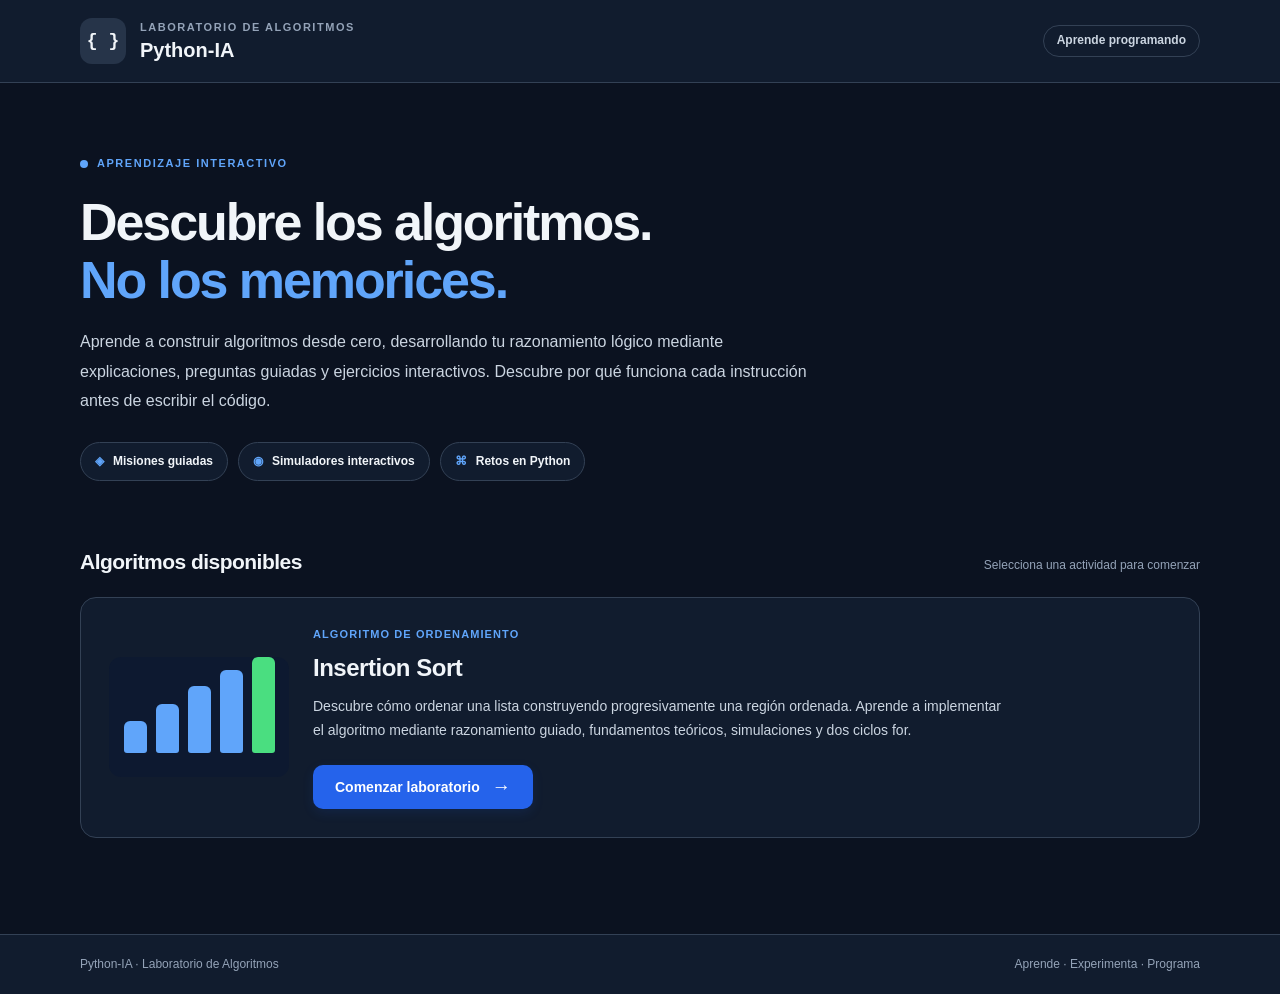
<file: docs/index.html>
<!DOCTYPE html>
<html lang="es">
<head>
    <meta charset="UTF-8">

    <meta
        name="viewport"
        content="width=device-width, initial-scale=1.0"
    >

    <meta
        name="description"
        content="Aprende algoritmos de programación mediante actividades interactivas, simuladores y retos en Python."
    >

    <meta name="theme-color" content="#0b1220">

    <title>Laboratorio de Algoritmos | Python-IA</title>

    <link rel="stylesheet" href="./style.css">
</head>

<body>

    <!-- Encabezado principal -->
    <header class="header">
        <div class="header-inner">

            <div class="brand">
                <div class="brand-icon" aria-hidden="true">
                    { }
                </div>

                <div class="brand-content">
                    <span class="eyebrow">
                        LABORATORIO DE ALGORITMOS
                    </span>

                    <p class="brand-title">
                        Python-IA
                    </p>
                </div>
            </div>

            <span class="header-tag">
                Aprende programando
            </span>

        </div>
    </header>

    <main>

        <!-- Presentación -->
        <section class="hero" aria-labelledby="hero-title">

            <div class="section-kicker">
                APRENDIZAJE INTERACTIVO
            </div>

            <h1 id="hero-title">
                Descubre los algoritmos.
                <br>
                <span>No los memorices.</span>
            </h1>

            <p class="lead">
                Aprende a construir algoritmos desde cero,
                desarrollando tu razonamiento lógico mediante
                explicaciones, preguntas guiadas y ejercicios
                interactivos.

                Descubre por qué funciona cada instrucción
                antes de escribir el código.
            </p>

            <!-- Características del laboratorio -->
            <div class="features">

                <span class="feature">
                    <span class="feature-symbol" aria-hidden="true">
                        ◈
                    </span>
                    Misiones guiadas
                </span>

                <span class="feature">
                    <span class="feature-symbol" aria-hidden="true">
                        ◉
                    </span>
                    Simuladores interactivos
                </span>

                <span class="feature">
                    <span class="feature-symbol" aria-hidden="true">
                        ⌘
                    </span>
                    Retos en Python
                </span>

            </div>

        </section>

        <!-- Catálogo de algoritmos -->
        <section
            class="activities"
            aria-labelledby="activities-title"
        >

            <div class="section-heading">
                <h2 id="activities-title">
                    Algoritmos disponibles
                </h2>

                <p>
                    Selecciona una actividad para comenzar
                </p>
            </div>

            <!-- Tarjeta de Insertion Sort -->
            <a
                class="course-card"
                href="./algorithms/insertion-sort/"
                aria-label="Comenzar laboratorio de Insertion Sort"
            >

                <!-- Visualización decorativa -->
                <div class="course-visual" aria-hidden="true">
                    <div class="bar"></div>
                    <div class="bar"></div>
                    <div class="bar"></div>
                    <div class="bar"></div>
                    <div class="bar"></div>
                </div>

                <!-- Información de la actividad -->
                <div class="course-body">

                    <span class="course-label">
                        ALGORITMO DE ORDENAMIENTO
                    </span>

                    <h3>
                        Insertion Sort
                    </h3>

                    <p>
                        Descubre cómo ordenar una lista
                        construyendo progresivamente una
                        región ordenada.

                        Aprende a implementar el algoritmo
                        mediante razonamiento guiado,
                        fundamentos teóricos, simulaciones
                        y dos ciclos for.
                    </p>

                    <!--
                        Botón visual:
                        La tarjeta completa es un enlace.
                        Por eso utilizamos un span y no
                        un botón dentro de otro enlace.
                    -->
                    <span class="course-button">
                        Comenzar laboratorio

                        <span
                            class="course-button-arrow"
                            aria-hidden="true"
                        >
                            →
                        </span>
                    </span>

                </div>

            </a>

        </section>

    </main>

    <!-- Pie de página -->
    <footer class="footer">
        <div class="footer-inner">

            <p>
                Python-IA · Laboratorio de Algoritmos
            </p>

            <p>
                Aprende · Experimenta · Programa
            </p>

        </div>
    </footer>

</body>
</html>
</file>
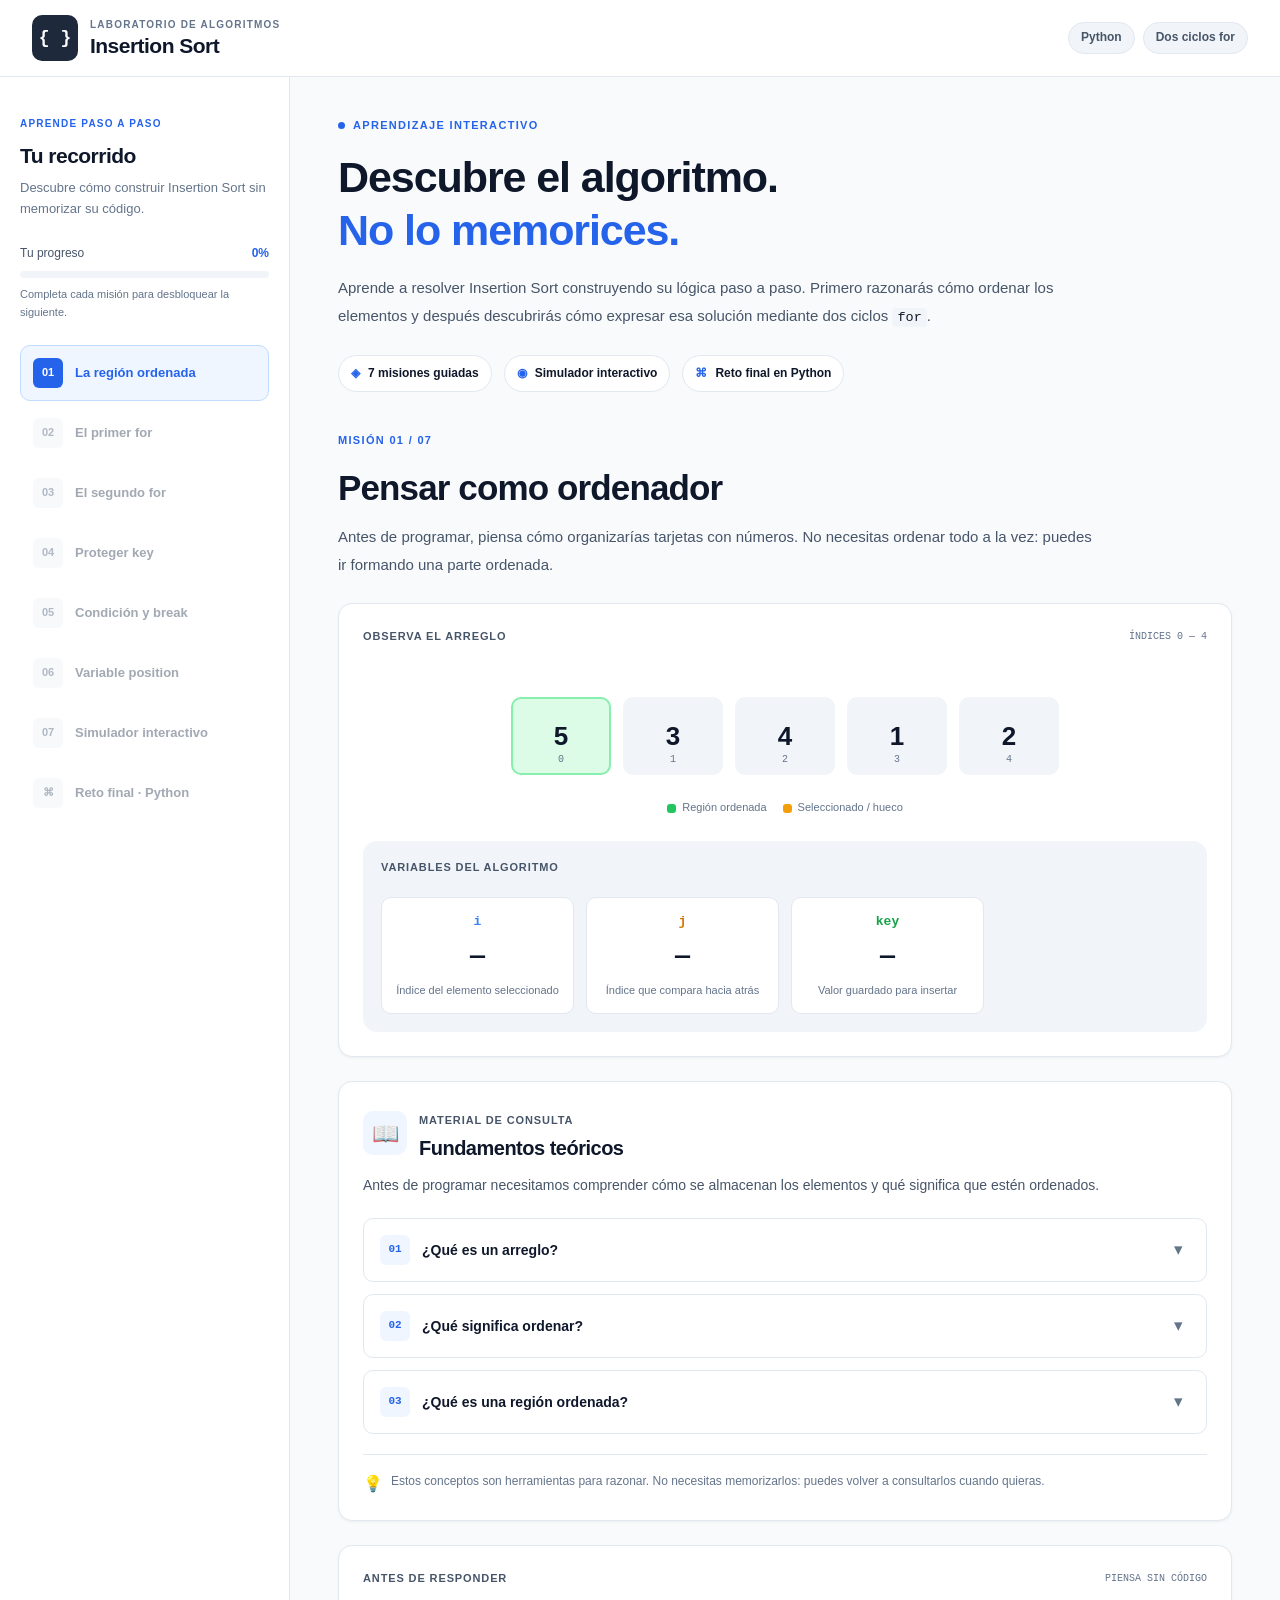
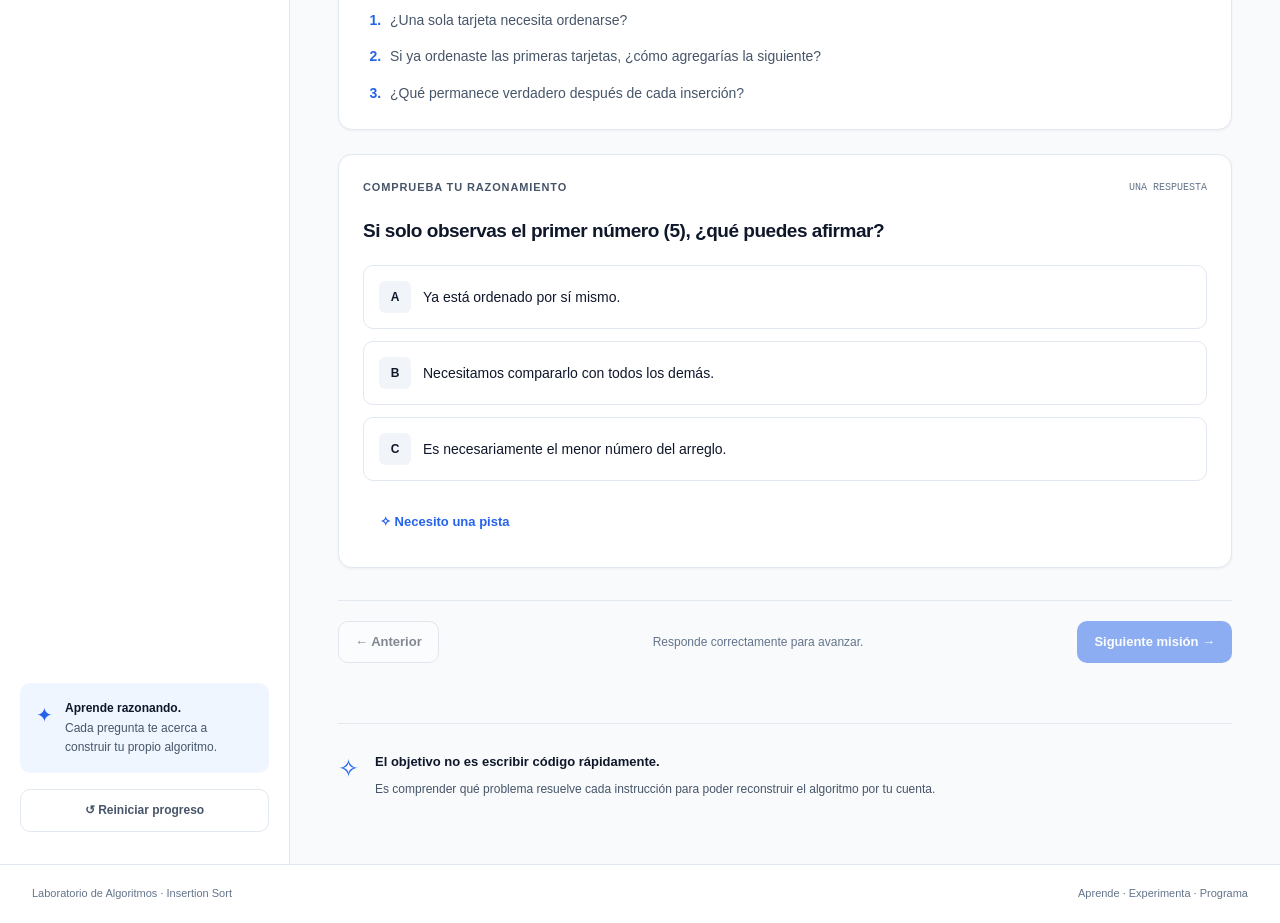
<file: docs/algorithms/insertion-sort/index.html>
<!DOCTYPE html>
<html lang="es">
<head>
    <meta charset="UTF-8">

    <meta
        name="viewport"
        content="width=device-width, initial-scale=1.0"
    >

    <meta
        name="description"
        content="Laboratorio interactivo para aprender Insertion Sort en Python mediante razonamiento guiado y dos ciclos for."
    >

    <meta name="theme-color" content="#0f172a">

    <title>
        Insertion Sort | Laboratorio de Algoritmos
    </title>

    <!-- Hoja de estilos -->
    <link rel="stylesheet" href="./style.css">

    <!-- Lógica de la aplicación -->
    <script src="./script.js" defer></script>
</head>

<body>

    <!-- ==========================================
         ACCESIBILIDAD
         ========================================== -->

    <a class="skip-link" href="#mission-view">
        Saltar al contenido principal
    </a>


    <!-- ==========================================
         ENCABEZADO PRINCIPAL
         ========================================== -->

    <header class="site-header">

        <div class="header-inner">

            <div class="brand">

                <div
                    class="brand-icon"
                    aria-hidden="true"
                >
                    { }
                </div>

                <div class="brand-content">

                    <span class="brand-eyebrow">
                        LABORATORIO DE ALGORITMOS
                    </span>

                    <h1 class="brand-title">
                        Insertion Sort
                    </h1>

                </div>

            </div>

            <div class="header-actions">

                <span class="header-badge">
                    Python
                </span>

                <span class="header-badge">
                    Dos ciclos for
                </span>

            </div>

        </div>

    </header>


    <!-- ==========================================
         CONTENIDO DE LA APLICACIÓN
         ========================================== -->

    <div class="app-layout">


        <!-- ======================================
             BARRA LATERAL
             ====================================== -->

        <aside
            class="sidebar"
            aria-label="Navegación del laboratorio"
        >

            <div class="sidebar-heading">

                <span class="sidebar-eyebrow">
                    APRENDE PASO A PASO
                </span>

                <h2>
                    Tu recorrido
                </h2>

                <p>
                    Descubre cómo construir Insertion
                    Sort sin memorizar su código.
                </p>

            </div>


            <!-- Progreso del alumno -->

            <section
                class="progress-section"
                aria-label="Progreso de aprendizaje"
            >

                <div class="progress-heading">

                    <span>
                        Tu progreso
                    </span>

                    <strong
                        id="progress-percent"
                        aria-live="polite"
                    >
                        0%
                    </strong>

                </div>

                <div
                    class="progress-track"
                    role="progressbar"
                    aria-label="Misiones completadas"
                    aria-valuemin="0"
                    aria-valuemax="100"
                >

                    <div
                        id="progress-fill"
                        class="progress-fill"
                        style="width: 0%"
                    ></div>

                </div>

                <p class="progress-description">
                    Completa cada misión para
                    desbloquear la siguiente.
                </p>

            </section>


            <!--
                El script.js genera los botones
                de navegación de forma dinámica.

                Contiene:
                - Misión 1
                - Misión 2
                - Misión 3
                - Misión 4
                - Misión 5
                - Misión 6
                - Misión 7
                - Reto final
            -->

            <nav
                id="mission-nav"
                class="mission-nav"
                aria-label="Misiones disponibles"
            >

                <p class="loading-message">
                    Cargando misiones...
                </p>

            </nav>


            <!-- Información y acciones -->

            <div class="sidebar-footer">

                <div class="sidebar-tip">

                    <span
                        class="tip-icon"
                        aria-hidden="true"
                    >
                        ✦
                    </span>

                    <p>
                        <strong>
                            Aprende razonando.
                        </strong>

                        Cada pregunta te acerca
                        a construir tu propio
                        algoritmo.
                    </p>

                </div>

                <button
                    id="reset-progress"
                    class="reset-button"
                    type="button"
                >
                    <span aria-hidden="true">
                        ↺
                    </span>

                    Reiniciar progreso
                </button>

            </div>

        </aside>


        <!-- ======================================
             ÁREA PRINCIPAL
             ====================================== -->

        <main
            class="workspace"
            id="main-content"
        >

            <!-- Introducción al laboratorio -->

            <section
                class="workspace-intro"
                aria-labelledby="lab-heading"
            >

                <div class="intro-eyebrow">

                    <span class="eyebrow-dot"></span>

                    APRENDIZAJE INTERACTIVO

                </div>

                <h2 id="lab-heading">
                    Descubre el algoritmo.
                    <span>
                        No lo memorices.
                    </span>
                </h2>

                <p>
                    Aprende a resolver Insertion Sort
                    construyendo su lógica paso a paso.

                    Primero razonarás cómo ordenar
                    los elementos y después descubrirás
                    cómo expresar esa solución mediante
                    dos ciclos
                    <code>for</code>.
                </p>


                <!-- Características -->

                <div class="intro-features">

                    <div class="feature-item">

                        <span
                            class="feature-icon"
                            aria-hidden="true"
                        >
                            ◈
                        </span>

                        <span>
                            7 misiones guiadas
                        </span>

                    </div>

                    <div class="feature-item">

                        <span
                            class="feature-icon"
                            aria-hidden="true"
                        >
                            ◉
                        </span>

                        <span>
                            Simulador interactivo
                        </span>

                    </div>

                    <div class="feature-item">

                        <span
                            class="feature-icon"
                            aria-hidden="true"
                        >
                            ⌘
                        </span>

                        <span>
                            Reto final en Python
                        </span>

                    </div>

                </div>

            </section>


            <!-- ==================================
                 CONTENEDOR DE LAS MISIONES
                 ================================== -->

            <section
                id="mission-view"
                class="main-panel"
                aria-label="Actividad de aprendizaje"
                aria-live="polite"
                aria-relevant="additions text"
                tabindex="-1"
            >

                <!--
                    script.js renderiza aquí:

                    1. Título y explicación de misión.
                    2. Diagrama del arreglo.
                    3. Preguntas de razonamiento.
                    4. Opciones de respuesta.
                    5. Pistas y retroalimentación.
                    6. Simulador de Insertion Sort.
                    7. Editor de código Python.
                    8. Resultados de pruebas.

                    El contenido se genera
                    mediante renderMission()
                    o renderChallenge().
                -->

                <div class="initial-loading">

                    <div
                        class="loading-spinner"
                        aria-hidden="true"
                    ></div>

                    <p>
                        Preparando tu laboratorio...
                    </p>

                </div>

            </section>


            <!-- Mensaje pedagógico -->

            <section
                class="learning-footer"
                aria-label="Objetivo de aprendizaje"
            >

                <div
                    class="learning-footer-icon"
                    aria-hidden="true"
                >
                    ✧
                </div>

                <div>

                    <strong>
                        El objetivo no es escribir
                        código rápidamente.
                    </strong>

                    <p>
                        Es comprender qué problema
                        resuelve cada instrucción
                        para poder reconstruir
                        el algoritmo por tu cuenta.
                    </p>

                </div>

            </section>

        </main>

    </div>


    <!-- ==========================================
         DIÁLOGO PARA REINICIAR PROGRESO
         ========================================== -->

    <dialog
        id="reset-dialog"
        class="reset-dialog"
        aria-labelledby="reset-dialog-title"
        aria-describedby="reset-dialog-description"
    >

        <form method="dialog">

            <div class="dialog-icon" aria-hidden="true">
                ↺
            </div>

            <h2 id="reset-dialog-title">
                ¿Reiniciar el laboratorio?
            </h2>

            <p id="reset-dialog-description">
                Se eliminará el progreso de
                las misiones y se restaurará
                el código inicial.

                Esta acción no se puede deshacer.
            </p>

            <div class="dialog-actions">

                <button
                    type="submit"
                    class="btn btn-outline"
                    value="cancel"
                >
                    Conservar progreso
                </button>

                <button
                    type="submit"
                    class="btn btn-danger"
                    value="confirm"
                >
                    Reiniciar actividad
                </button>

            </div>

        </form>

    </dialog>


    <!-- ==========================================
         PIE DE PÁGINA
         ========================================== -->

    <footer class="site-footer">

        <div class="footer-inner">

            <p>
                Laboratorio de Algoritmos
                · Insertion Sort
            </p>

            <p>
                Aprende · Experimenta · Programa
            </p>

        </div>

    </footer>

</body>
</html>
</file>
<file: docs/style.css>
/* ============================================================
   PYTHON-IA · LABORATORIO DE ALGORITMOS
   Página principal

   01. Design tokens
   02. Reset y estilos globales
   03. Layout y encabezado
   04. Presentación
   05. Características
   06. Catálogo de algoritmos
   07. Tarjetas y botones
   08. Footer
   09. Responsive
   10. Accesibilidad
   ============================================================ */


/* ============================================================
   01. DESIGN TOKENS
   ============================================================ */

:root {
    color-scheme: dark;

    /* Fondos */
    --background: #0b1220;
    --surface: #111c2e;
    --surface-raised: #172840;
    --surface-visual: #0d1930;

    /* Bordes */
    --border: #334155;

    /* Texto */
    --text: #f1f5f9;
    --muted: #cbd5e1;
    --subtle: #94a3b8;

    /* Colores de interacción */
    --accent: #60a5fa;
    --accent-strong: #2563eb;
    --accent-hover: #1d4ed8;
    --success: #4ade80;

    /* Layout */
    --content-width: 1120px;
    --radius: 16px;

    /* Transiciones */
    --transition-fast: 180ms ease;

    /* Tipografía */
    --font-family:
        -apple-system,
        BlinkMacSystemFont,
        "Segoe UI",
        Roboto,
        Helvetica,
        Arial,
        sans-serif;

    --font-mono:
        "SFMono-Regular",
        Consolas,
        "Liberation Mono",
        monospace;
}


/* ============================================================
   02. RESET Y ESTILOS GLOBALES
   ============================================================ */

*,
*::before,
*::after {
    box-sizing: border-box;
}

html {
    scroll-behavior: smooth;
}

body {
    display: flex;
    flex-direction: column;

    min-height: 100vh;
    margin: 0;

    font-family: var(--font-family);
    line-height: 1.6;

    color: var(--text);
    background: var(--background);

    -webkit-font-smoothing: antialiased;
}

a {
    color: inherit;
    text-decoration: none;
}

h1,
h2,
h3,
p {
    margin-top: 0;
}

code {
    padding: 2px 5px;

    border-radius: 4px;

    background: var(--surface-raised);
    color: var(--text);

    font-family: var(--font-mono);
}

::selection {
    background: var(--accent-strong);
    color: #ffffff;
}


/* ============================================================
   03. LAYOUT Y ENCABEZADO
   ============================================================ */

.header {
    background: var(--surface);
    border-bottom: 1px solid var(--border);
}

.header-inner {
    display: flex;
    align-items: center;
    justify-content: space-between;

    gap: 16px;

    width: min(
        var(--content-width),
        calc(100% - 40px)
    );

    min-height: 82px;
    margin: 0 auto;
}

.brand {
    display: flex;
    align-items: center;
    gap: 14px;
}

.brand-icon {
    display: grid;
    place-items: center;

    flex-shrink: 0;

    width: 46px;
    height: 46px;

    border-radius: 12px;
    background: #263449;

    font-family: var(--font-mono);
    font-size: 18px;
    font-weight: 700;
    line-height: 1;
}

.brand-content {
    display: flex;
    flex-direction: column;
}

.eyebrow {
    display: block;

    color: var(--subtle);

    text-transform: uppercase;
    letter-spacing: 0.14em;

    font-size: 11px;
    font-weight: 750;
}

.brand-title {
    margin: 0;

    font-size: 20px;
    font-weight: 700;
    line-height: 1.3;
}

.header-tag {
    padding: 5px 13px;

    border: 1px solid var(--border);
    border-radius: 999px;

    color: var(--muted);

    font-size: 12px;
    font-weight: 600;
}

/* Contenedor principal */

main {
    flex: 1;

    width: min(
        var(--content-width),
        calc(100% - 40px)
    );

    margin: 0 auto;
    padding: 72px 0 96px;
}


/* ============================================================
   04. PRESENTACIÓN
   ============================================================ */

.section-kicker {
    display: flex;
    align-items: center;
    gap: 9px;

    color: var(--accent);

    font-size: 11px;
    font-weight: 800;

    letter-spacing: 0.14em;
    text-transform: uppercase;
}

.section-kicker::before {
    content: "";

    display: block;

    width: 8px;
    height: 8px;

    border-radius: 50%;
    background: var(--accent);
}

.hero h1 {
    margin: 20px 0 18px;

    font-size: clamp(34px, 5vw, 52px);
    font-weight: 800;

    letter-spacing: -0.04em;
    line-height: 1.12;
}

.hero h1 span {
    color: var(--accent);
}

.lead {
    max-width: 740px;
    margin: 0;

    color: var(--muted);

    font-size: 16px;
    line-height: 1.85;
}


/* ============================================================
   05. CARACTERÍSTICAS
   ============================================================ */

.features {
    display: flex;
    flex-wrap: wrap;

    gap: 10px;
    margin-top: 26px;
}

.feature {
    display: inline-flex;
    align-items: center;
    gap: 9px;

    padding: 9px 14px;

    border: 1px solid var(--border);
    border-radius: 999px;

    background: var(--surface);

    font-size: 12px;
    font-weight: 650;
}

.feature-symbol {
    color: var(--accent);
}


/* ============================================================
   06. CATÁLOGO DE ALGORITMOS
   ============================================================ */

.section-heading {
    display: flex;
    align-items: baseline;
    justify-content: space-between;

    gap: 12px;
    margin: 64px 0 18px;
}

.section-heading h2 {
    margin: 0;

    font-size: 21px;
    letter-spacing: -0.025em;
}

.section-heading p {
    margin: 0;

    color: var(--subtle);
    font-size: 12px;
}


/* ============================================================
   07. TARJETAS DE ACTIVIDADES
   ============================================================ */

.course-card {
    display: flex;
    align-items: center;

    gap: 24px;
    padding: 28px;

    border: 1px solid var(--border);
    border-radius: var(--radius);

    background: var(--surface);

    transition:
        border-color var(--transition-fast),
        transform var(--transition-fast),
        background var(--transition-fast),
        box-shadow var(--transition-fast);
}

.course-card:hover {
    background: var(--surface-raised);
    border-color: var(--accent);

    transform: translateY(-2px);

    box-shadow:
        0 12px 28px rgba(0, 0, 0, 0.15);
}

/* Visualización de barras */

.course-visual {
    display: flex;
    align-items: flex-end;
    justify-content: center;

    flex-shrink: 0;

    gap: 9px;
    padding: 24px 14px;

    width: 180px;
    height: 120px;

    border-radius: 12px;
    background: var(--surface-visual);
}

.bar {
    width: 23px;

    border-radius: 6px 6px 3px 3px;
    background: var(--accent);

    transition:
        height var(--transition-fast),
        transform var(--transition-fast);
}

.bar:nth-child(1) {
    height: 32px;
}

.bar:nth-child(2) {
    height: 49px;
}

.bar:nth-child(3) {
    height: 67px;
}

.bar:nth-child(4) {
    height: 83px;
}

.bar:nth-child(5) {
    height: 96px;
    background: var(--success);
}

.course-card:hover .bar {
    transform: translateY(-3px);
}

/* Información del algoritmo */

.course-body {
    flex: 1;
    min-width: 0;
}

.course-label {
    display: block;

    color: var(--accent);

    font-size: 11px;
    font-weight: 800;

    letter-spacing: 0.1em;
    text-transform: uppercase;
}

.course-body h3 {
    margin: 6px 0;

    font-size: 24px;
    letter-spacing: -0.02em;
}

.course-body p {
    max-width: 700px;
    margin: 0;

    color: var(--muted);

    font-size: 14px;
    line-height: 1.75;
}


/* ============================================================
   BOTÓN VISUAL DE ACCESO
   ============================================================ */

/*
 * La tarjeta completa es un enlace.
 * Este componente es un span con apariencia
 * de botón, no un botón HTML anidado.
 */

.course-button {
    display: inline-flex;
    align-items: center;
    justify-content: center;
    gap: 12px;

    min-height: 44px;

    margin-top: 22px;
    padding: 12px 22px;

    border-radius: 10px;

    background: var(--accent-strong);
    color: #ffffff;

    font-size: 14px;
    font-weight: 750;
    line-height: 1.3;

    box-shadow:
        0 4px 12px rgba(37, 99, 235, 0.12);

    transition:
        background var(--transition-fast),
        transform var(--transition-fast),
        box-shadow var(--transition-fast);
}

.course-card:hover .course-button,
.course-card:focus-visible .course-button {
    background: var(--accent-hover);

    transform: translateY(-2px);

    box-shadow:
        0 6px 18px rgba(37, 99, 235, 0.3);
}

.course-button-arrow {
    display: inline-block;

    font-size: 19px;
    line-height: 1;

    transition: transform var(--transition-fast);
}

.course-card:hover .course-button-arrow,
.course-card:focus-visible .course-button-arrow {
    transform: translateX(4px);
}


/* ============================================================
   08. FOOTER
   ============================================================ */

.footer {
    background: var(--surface);
    border-top: 1px solid var(--border);
}

.footer-inner {
    display: flex;
    align-items: center;
    justify-content: space-between;
    flex-wrap: wrap;

    gap: 16px;

    width: min(
        var(--content-width),
        calc(100% - 40px)
    );

    margin: 0 auto;
    padding: 20px 0;

    color: var(--subtle);
    font-size: 12px;
}

.footer-inner p {
    margin: 0;
}


/* ============================================================
   09. RESPONSIVE
   ============================================================ */

@media (max-width: 640px) {

    .header-tag {
        display: none;
    }

    main {
        padding: 48px 0 64px;
    }

    .hero h1 {
        font-size: clamp(30px, 8vw, 42px);
    }

    .lead {
        font-size: 14px;
    }

    .section-heading {
        align-items: flex-start;
        flex-direction: column;
    }

    .course-card {
        flex-direction: column;
        align-items: stretch;

        gap: 20px;
        padding: 18px;
    }

    .course-visual {
        width: 100%;
        min-width: 0;
    }

    .course-button {
        width: 100%;
    }

    .footer-inner {
        align-items: flex-start;
        flex-direction: column;

        gap: 4px;
    }
}

@media (max-width: 380px) {

    .header-inner {
        width: calc(100% - 28px);
    }

    .brand-icon {
        width: 40px;
        height: 40px;
    }

    .eyebrow {
        font-size: 9px;
    }

    .brand-title {
        font-size: 18px;
    }

    main {
        width: calc(100% - 28px);
    }

    .course-body h3 {
        font-size: 22px;
    }

    .course-button {
        padding: 12px;
    }
}


/* ============================================================
   10. ACCESIBILIDAD
   ============================================================ */

.course-card:focus-visible {
    outline: 3px solid var(--accent);
    outline-offset: 4px;
}

@media (prefers-reduced-motion: reduce) {

    *,
    *::before,
    *::after {
        scroll-behavior: auto !important;
        transition: none !important;
    }
}
</file>
<file: docs/algorithms/insertion-sort/style.css>
/* ============================================================
   INSERTION SORT · LABORATORIO INTERACTIVO

   Organización:
   01. Design tokens
   02. Reset y estilos globales
   03. Layout principal
   04. Encabezado
   05. Barra lateral
   06. Progreso y navegación
   07. Introducción
   08. Misiones
   09. Visualización de arreglos
   10. Preguntas y respuestas
   11. Feedback y pistas
   12. Simulador
   13. Reto de programación
   14. Botones y controles
   15. Diálogos
   16. Footer
   17. Responsive
   18. Dark mode
   19. Accesibilidad
   ============================================================ */


/* ============================================================
   01. DESIGN TOKENS
   ============================================================ */

:root {
    color-scheme: light;

    /* Typography */
    --font-family:
        -apple-system,
        BlinkMacSystemFont,
        "Segoe UI",
        Roboto,
        Helvetica,
        Arial,
        sans-serif;

    --font-mono:
        "SFMono-Regular",
        Consolas,
        "Liberation Mono",
        monospace;

    /* Colors */
    --color-primary: #2563eb;
    --color-primary-hover: #1d4ed8;
    --color-primary-light: #eff6ff;

    --color-success: #15803d;
    --color-success-light: #f0fdf4;

    --color-warning: #b45309;
    --color-warning-light: #fffbeb;

    --color-danger: #b91c1c;
    --color-danger-light: #fef2f2;

    --color-text: #0f172a;
    --color-text-secondary: #475569;
    --color-text-muted: #64748b;

    --color-background: #f8fafc;
    --color-surface: #ffffff;
    --color-surface-secondary: #f1f5f9;

    --color-border: #e2e8f0;
    --color-border-strong: #cbd5e1;

    /* Array visualization */
    --array-default: #f1f5f9;
    --array-sorted: #dcfce7;
    --array-focus: #fef3c7;
    --array-shift: #dbeafe;
    --array-hole: #ffedd5;

    /* Spacing */
    --space-1: 4px;
    --space-2: 8px;
    --space-3: 12px;
    --space-4: 16px;
    --space-5: 20px;
    --space-6: 24px;
    --space-8: 32px;
    --space-10: 40px;
    --space-12: 48px;

    /* Borders */
    --radius-sm: 6px;
    --radius-md: 10px;
    --radius-lg: 14px;
    --radius-xl: 20px;

    /* Shadows */
    --shadow-sm:
        0 1px 3px rgba(15, 23, 42, 0.05);

    --shadow-md:
        0 8px 24px rgba(15, 23, 42, 0.07);

    /* Layout */
    --header-height: 76px;
    --sidebar-width: 290px;
    --content-max-width: 900px;

    /* Motion */
    --transition-fast: 150ms ease;
    --transition-normal: 250ms ease;
}


/* ============================================================
   02. RESET Y ESTILOS GLOBALES
   ============================================================ */

*,
*::before,
*::after {
    box-sizing: border-box;
}

html {
    scroll-behavior: smooth;
}

body {
    margin: 0;
    min-height: 100vh;

    font-family: var(--font-family);
    font-size: 16px;
    line-height: 1.6;

    color: var(--color-text);
    background: var(--color-background);

    -webkit-font-smoothing: antialiased;
}

button,
textarea,
input {
    font: inherit;
}

button {
    cursor: pointer;
}

button:disabled {
    cursor: not-allowed;
    opacity: 0.5;
}

a {
    color: var(--color-primary);
    text-decoration: none;
}

a:hover {
    text-decoration: underline;
}

h1,
h2,
h3,
h4,
p {
    margin-top: 0;
}

h1,
h2,
h3 {
    line-height: 1.25;
    letter-spacing: -0.025em;
}

p {
    color: var(--color-text-secondary);
}

code,
pre {
    font-family: var(--font-mono);
}

code {
    overflow-wrap: anywhere;

    padding: 2px 5px;
    border-radius: 4px;

    font-size: 0.9em;
    color: var(--color-text);

    background: var(--color-surface-secondary);
}

pre {
    margin: 0;
    overflow-x: auto;
}

::selection {
    background: #bfdbfe;
    color: #172554;
}


/* ============================================================
   03. LAYOUT PRINCIPAL
   ============================================================ */

.app-layout {
    display: grid;
    grid-template-columns:
        var(--sidebar-width)
        minmax(0, 1fr);

    min-height:
        calc(100vh - var(--header-height));
}

.workspace {
    width: 100%;
    min-width: 0;
    max-width: 1200px;

    margin: 0 auto;
    padding: var(--space-10) var(--space-12);

    scroll-margin-top: 24px;
}

.main-panel {
    min-width: 0;
}

.main-panel:focus {
    outline: none;
}


/* ============================================================
   04. ENCABEZADO
   ============================================================ */

.site-header {
    position: relative;
    z-index: 20;

    min-height: var(--header-height);

    background: var(--color-surface);
    border-bottom: 1px solid var(--color-border);
}

.header-inner {
    display: flex;
    align-items: center;
    justify-content: space-between;

    gap: var(--space-4);

    max-width: 1600px;
    min-height: var(--header-height);

    margin: auto;
    padding: 0 var(--space-8);
}

.brand {
    display: flex;
    align-items: center;
    gap: var(--space-3);
}

.brand-icon {
    display: flex;
    align-items: center;
    justify-content: center;

    width: 46px;
    height: 46px;

    border-radius: var(--radius-md);

    font-family: var(--font-mono);
    font-size: 18px;
    font-weight: 700;

    color: #ffffff;
    background: #1e293b;
}

.brand-content {
    display: flex;
    flex-direction: column;
}

.brand-eyebrow {
    font-size: 10px;
    font-weight: 700;
    letter-spacing: 0.12em;

    color: var(--color-text-muted);
}

.brand-title {
    margin: 0;

    font-size: 21px;
    font-weight: 750;

    color: var(--color-text);
}

.header-actions {
    display: flex;
    align-items: center;
    gap: var(--space-2);
}

.header-badge {
    padding: 5px 12px;

    border: 1px solid var(--color-border);
    border-radius: 999px;

    background: var(--color-surface-secondary);
    color: var(--color-text-secondary);

    font-size: 12px;
    font-weight: 600;
}


/* ============================================================
   05. BARRA LATERAL
   ============================================================ */

.sidebar {
    display: flex;
    flex-direction: column;

    min-width: 0;

    padding: var(--space-8) var(--space-5);

    background: var(--color-surface);
    border-right: 1px solid var(--color-border);
}

.sidebar-heading {
    margin-bottom: var(--space-6);
}

.sidebar-eyebrow {
    font-size: 10px;
    font-weight: 750;

    letter-spacing: 0.12em;
    color: var(--color-primary);
}

.sidebar-heading h2 {
    margin: var(--space-2) 0;

    font-size: 21px;
}

.sidebar-heading p {
    margin-bottom: 0;

    font-size: 13px;
    line-height: 1.65;

    color: var(--color-text-muted);
}

.sidebar-footer {
    display: flex;
    flex-direction: column;
    gap: var(--space-4);

    margin-top: auto;
    padding-top: var(--space-8);
}

.sidebar-tip {
    display: flex;
    align-items: flex-start;
    gap: var(--space-3);

    padding: var(--space-4);

    border-radius: var(--radius-md);
    background: var(--color-primary-light);
}

.tip-icon {
    color: var(--color-primary);
    font-size: 20px;
}

.sidebar-tip p {
    margin: 0;

    font-size: 12px;
    line-height: 1.6;
}

.sidebar-tip strong {
    display: block;
    color: var(--color-text);
}


/* ============================================================
   06. PROGRESO Y NAVEGACIÓN
   ============================================================ */

.progress-section {
    margin-bottom: var(--space-6);
}

.progress-heading {
    display: flex;
    justify-content: space-between;
    align-items: center;

    margin-bottom: var(--space-2);

    font-size: 12px;
    color: var(--color-text-secondary);
}

.progress-heading strong {
    color: var(--color-primary);
    font-variant-numeric: tabular-nums;
}

.progress-track {
    height: 7px;
    overflow: hidden;

    background: var(--color-surface-secondary);
    border-radius: 999px;
}

.progress-fill {
    height: 100%;
    width: 0;

    background: var(--color-primary);
    border-radius: inherit;

    transition: width var(--transition-normal);
}

.progress-description {
    margin: var(--space-2) 0 0;

    font-size: 11px;
    color: var(--color-text-muted);
}

.mission-nav {
    display: flex;
    flex-direction: column;
    gap: var(--space-1);
}

.mission-link {
    display: flex;
    align-items: center;
    gap: var(--space-3);

    width: 100%;

    padding: 12px;

    border: 1px solid transparent;
    border-radius: var(--radius-md);

    text-align: left;
    font-size: 13px;
    font-weight: 550;

    color: var(--color-text-secondary);
    background: transparent;

    transition:
        background var(--transition-fast),
        border-color var(--transition-fast);
}

.mission-link:hover:not(:disabled) {
    background: var(--color-surface-secondary);
}

.mission-link.active {
    background: var(--color-primary-light);
    border-color: #bfdbfe;

    color: var(--color-primary);
    font-weight: 700;
}

.mission-link.done {
    color: var(--color-success);
}

.mission-link.done.active {
    color: var(--color-primary);
}

.mission-index {
    display: inline-flex;
    align-items: center;
    justify-content: center;

    flex-shrink: 0;

    width: 30px;
    height: 30px;

    border-radius: var(--radius-sm);

    font-size: 11px;
    font-weight: 750;

    color: var(--color-text-muted);
    background: var(--color-surface-secondary);
}

.mission-link.active .mission-index {
    color: #ffffff;
    background: var(--color-primary);
}

.mission-link.done:not(.active) .mission-index {
    color: var(--color-success);
    background: var(--color-success-light);
}

.reset-button {
    width: 100%;

    padding: 11px;

    border: 1px solid var(--color-border);
    border-radius: var(--radius-md);

    color: var(--color-text-secondary);
    background: transparent;

    font-size: 12px;
    font-weight: 600;
}

.reset-button:hover {
    background: var(--color-surface-secondary);
}


/* ============================================================
   07. INTRODUCCIÓN
   ============================================================ */

.workspace-intro {
    max-width: var(--content-max-width);
    margin-bottom: var(--space-10);
}

.intro-eyebrow {
    display: flex;
    align-items: center;
    gap: 8px;

    margin-bottom: var(--space-4);

    font-size: 11px;
    font-weight: 750;

    letter-spacing: 0.12em;
    color: var(--color-primary);
}

.eyebrow-dot {
    width: 7px;
    height: 7px;

    border-radius: 50%;
    background: var(--color-primary);
}

.workspace-intro h2 {
    max-width: 700px;

    margin-bottom: var(--space-4);

    font-size: clamp(30px, 4vw, 43px);
    font-weight: 800;
}

.workspace-intro h2 span {
    display: block;
    color: var(--color-primary);
}

.workspace-intro > p {
    max-width: 720px;

    margin-bottom: var(--space-6);

    font-size: 15px;
    line-height: 1.85;
}

.intro-features {
    display: flex;
    flex-wrap: wrap;
    gap: var(--space-3);
}

.feature-item {
    display: flex;
    align-items: center;
    gap: var(--space-2);

    padding: 8px 12px;

    background: var(--color-surface);
    border: 1px solid var(--color-border);
    border-radius: 999px;

    font-size: 12px;
    font-weight: 600;
}

.feature-icon {
    color: var(--color-primary);
}


/* ============================================================
   08. MISIONES Y TARJETAS
   ============================================================ */

.mission-content {
    display: flex;
    flex-direction: column;

    gap: var(--space-6);
}

.lesson-kicker {
    font-size: 11px;
    font-weight: 750;

    letter-spacing: 0.12em;

    color: var(--color-primary);
}

.mission-content > h2 {
    margin: -8px 0 0;

    font-size: clamp(25px, 3vw, 35px);
    font-weight: 800;
}

.lead {
    max-width: 760px;

    margin: -10px 0 0;

    font-size: 15px;
    line-height: 1.85;
}

.concept-card,
.practice-card,
.question-card,
.summary-card,
.challenge-card {
    min-width: 0;

    padding: var(--space-6);

    border: 1px solid var(--color-border);
    border-radius: var(--radius-lg);

    background: var(--color-surface);
    box-shadow: var(--shadow-sm);
}

.card-heading {
    display: flex;
    align-items: center;
    justify-content: space-between;
    flex-wrap: wrap;

    gap: var(--space-2);

    margin-bottom: var(--space-5);
}

.section-label {
    font-size: 11px;
    font-weight: 750;

    letter-spacing: 0.08em;

    color: var(--color-text-secondary);
}

.index-label {
    font-family: var(--font-mono);
    font-size: 10px;

    color: var(--color-text-muted);
}

.practice-card h3,
.question-card h3,
.summary-card h3,
.challenge-card h3 {
    font-size: 17px;
}

.thinking {
    margin: 0;
    padding-left: 22px;

    color: var(--color-text-secondary);
}

.thinking li {
    padding-left: 5px;
    margin-bottom: 12px;

    font-size: 14px;
    line-height: 1.75;
}

.thinking li:last-child {
    margin-bottom: 0;
}

.thinking li::marker {
    color: var(--color-primary);
    font-weight: 700;
}


/* ============================================================
   09. VISUALIZACIÓN DE ARREGLOS
   ============================================================ */

.array-row {
    display: flex;
    justify-content: center;
    gap: var(--space-3);

    padding: var(--space-3) 0;

    overflow-x: auto;
}

.array-cell {
    position: relative;

    display: flex;
    flex-direction: column;
    justify-content: center;
    align-items: center;

    flex: 1 0 44px;

    max-width: 100px;
    min-height: 78px;

    border: 2px solid transparent;
    border-radius: var(--radius-md);

    background: var(--array-default);

    font-size: 26px;
    font-weight: 750;

    font-variant-numeric: tabular-nums;

    transition:
        background var(--transition-normal),
        border-color var(--transition-normal),
        transform var(--transition-normal);
}

.array-cell small {
    position: absolute;
    bottom: 5px;

    font-family: var(--font-mono);
    font-size: 10px;
    font-weight: 400;

    color: var(--color-text-muted);
}

.array-cell.sorted {
    background: var(--array-sorted);
    border-color: #86efac;
}

.array-cell.focus {
    background: var(--array-focus);
    border-color: #fbbf24;
}

.array-cell.shift {
    background: var(--array-shift);
    border-color: #93c5fd;

    transform: translateY(-3px);
}

.array-cell.hole {
    background: var(--array-hole);
    border: 2px dashed #fb923c;
}

.array-legend {
    display: flex;
    justify-content: center;
    flex-wrap: wrap;
    gap: var(--space-4);

    margin-top: var(--space-3);

    font-size: 11px;
    color: var(--color-text-muted);
}

.array-legend span {
    display: inline-flex;
    align-items: center;
    gap: 6px;
}

.dot {
    display: inline-block;

    width: 9px;
    height: 9px;

    border-radius: 3px;
    background: #22c55e;
}

.dot.amber {
    background: #f59e0b;
}

.dot.blue {
    background: #3b82f6;
}


/* ============================================================
   10. PREGUNTAS Y RESPUESTAS
   ============================================================ */

.question-card h3 {
    margin-bottom: var(--space-5);

    font-size: 19px;
    line-height: 1.5;
}

.options {
    display: flex;
    flex-direction: column;
    gap: var(--space-3);
}

.option {
    display: flex;
    align-items: center;
    gap: var(--space-3);

    width: 100%;

    padding: 15px;

    border: 1px solid var(--color-border);
    border-radius: var(--radius-md);

    background: var(--color-surface);

    text-align: left;
    font-size: 14px;
    line-height: 1.6;

    color: var(--color-text);

    transition:
        border-color var(--transition-fast),
        background var(--transition-fast);
}

.option:hover {
    border-color: var(--color-primary);
    background: var(--color-primary-light);
}

.option.selected {
    border-color: var(--color-primary);
    background: var(--color-primary-light);
}

.option.correct {
    border-color: #86efac;
    background: var(--color-success-light);
}

.option.incorrect {
    border-color: #fca5a5;
    background: var(--color-danger-light);
}

.option-letter {
    display: inline-flex;
    justify-content: center;
    align-items: center;

    flex-shrink: 0;

    width: 32px;
    height: 32px;

    border-radius: var(--radius-sm);

    background: var(--color-surface-secondary);

    font-size: 12px;
    font-weight: 750;
}

.option.selected .option-letter {
    color: #ffffff;
    background: var(--color-primary);
}

.option.correct .option-letter {
    color: #ffffff;
    background: var(--color-success);
}

.option.incorrect .option-letter {
    color: #ffffff;
    background: var(--color-danger);
}


/* ============================================================
   11. FEEDBACK, PISTAS Y CONCLUSIONES
   ============================================================ */

.feedback {
    display: flex;
    flex-direction: column;
    gap: 7px;

    margin-top: var(--space-4);
    padding: var(--space-4);

    border: 1px solid var(--color-border);
    border-radius: var(--radius-md);

    background: var(--color-surface-secondary);

    font-size: 13px;
    line-height: 1.75;
}

.feedback strong {
    display: block;
    font-size: 13px;
}

.feedback.good {
    border-color: #86efac;
    background: var(--color-success-light);
}

.feedback.good strong {
    color: var(--color-success);
}

.feedback.try {
    border-color: #fcd34d;
    background: var(--color-warning-light);
}

.feedback.try strong {
    color: var(--color-warning);
}

.feedback.hint {
    border-color: #bfdbfe;
    background: var(--color-primary-light);
}

.feedback.hint strong {
    color: var(--color-primary);
}

.callout {
    padding: var(--space-5);

    border-left: 4px solid var(--color-primary);
    border-radius: 0 var(--radius-md) var(--radius-md) 0;

    background: var(--color-primary-light);

    font-size: 14px;
    line-height: 1.8;
}

.callout strong {
    color: var(--color-primary);
}

.status {
    font-size: 12px;
    font-weight: 600;
    color: var(--color-text-muted);
}

.status.good {
    color: var(--color-success);
}


/* ============================================================
   12. SIMULADOR
   ============================================================ */

#simulator {
    border-color: #bfdbfe;
}

.slide-explain {
    margin: var(--space-4) 0;

    font-size: 14px;
    line-height: 1.8;
}

.code {
    overflow-x: auto;

    padding: 16px;

    border-radius: var(--radius-md);

    background: #0f172a;
    color: #e2e8f0;

    font-family: var(--font-mono);
    font-size: 12px;
    line-height: 1.8;

    white-space: pre;
    tab-size: 4;
}

.sim-controls {
    justify-content: space-between;
}

.step-counter {
    color: var(--color-text-muted);
    font-family: var(--font-mono);
    font-size: 11px;
    text-align: center;
}

.text-button {
    display: block;

    margin: var(--space-3) auto 0;
    padding: 6px;

    border: none;
    background: transparent;

    color: var(--color-primary);
    font-size: 12px;
    font-weight: 650;
}

.text-button:hover {
    text-decoration: underline;
}


/* ============================================================
   13. RETO FINAL Y EDITOR DE PYTHON
   ============================================================ */

.challenge-card {
    border-color: #bfdbfe;
}

.challenge-card label {
    display: block;
    margin-bottom: var(--space-3);

    font-size: 14px;
    font-weight: 600;
}

.code-task {
    overflow: hidden;

    border: 1px solid #334155;
    border-radius: var(--radius-md);

    background: #0f172a;
}

#code-editor {
    display: block;

    width: 100%;
    min-height: 440px;

    padding: 20px;

    resize: vertical;

    border: none;
    outline: none;

    background: transparent;
    color: #e2e8f0;

    font-family: var(--font-mono);
    font-size: 13px;
    line-height: 1.8;

    tab-size: 4;
    white-space: pre;
    overflow: auto;
}

#code-editor::selection {
    background: #2563eb;
    color: #ffffff;
}

.challenge-toolbar {
    display: flex;
    justify-content: space-between;
    align-items: center;
    flex-wrap: wrap;

    gap: var(--space-3);
    margin-top: var(--space-4);
}

.challenge-toolbar .status {
    flex: 1 1 200px;
}

#results {
    margin-top: var(--space-5);
}

#results:empty {
    display: none;
}

.test-results {
    display: flex;
    flex-direction: column;
    gap: var(--space-2);

    margin-top: var(--space-4);
}

.test-row {
    padding: 10px 12px;

    border: 1px solid var(--color-border);
    border-radius: var(--radius-sm);

    font-family: var(--font-mono);
    font-size: 12px;
    line-height: 1.7;

    overflow-wrap: anywhere;
}

.test-row.passed {
    background: var(--color-success-light);
    border-color: #bbf7d0;
}

.test-row.failed {
    background: var(--color-danger-light);
    border-color: #fecaca;
}


/* ============================================================
   14. BOTONES Y NAVEGACIÓN INFERIOR
   ============================================================ */

.btn {
    display: inline-flex;
    align-items: center;
    justify-content: center;
    gap: 8px;

    min-height: 42px;

    padding: 10px 16px;

    border: 1px solid transparent;
    border-radius: var(--radius-md);

    font-size: 13px;
    font-weight: 700;
    line-height: 1.3;

    transition:
        background var(--transition-fast),
        border-color var(--transition-fast),
        transform var(--transition-fast);
}

.btn:hover:not(:disabled) {
    transform: translateY(-1px);
}

.btn-primary {
    background: var(--color-primary);
    color: #ffffff;
}

.btn-primary:hover:not(:disabled) {
    background: var(--color-primary-hover);
}

.btn-outline {
    background: var(--color-surface);
    border-color: var(--color-border-strong);

    color: var(--color-text);
}

.btn-outline:hover:not(:disabled) {
    background: var(--color-surface-secondary);
}

.btn-ghost {
    background: transparent;
    color: var(--color-primary);
}

.btn-ghost:hover:not(:disabled) {
    background: var(--color-primary-light);
}

.btn-danger {
    color: #ffffff;
    background: var(--color-danger);
}

.btn-danger:hover:not(:disabled) {
    background: #991b1b;
}

.actions {
    display: flex;
    align-items: center;
    flex-wrap: wrap;
    gap: var(--space-3);

    margin-top: var(--space-5);
}

.step-navigation {
    display: flex;
    align-items: center;
    justify-content: space-between;

    gap: var(--space-4);
    margin-top: var(--space-8);
    padding: var(--space-5) 0;

    border-top: 1px solid var(--color-border);
}

.step-note {
    max-width: 260px;

    font-size: 12px;
    text-align: center;
    color: var(--color-text-muted);
}


/* ============================================================
   15. DIÁLOGOS
   ============================================================ */

.reset-dialog {
    width: min(440px, calc(100vw - 32px));

    padding: var(--space-8);

    border: 1px solid var(--color-border);
    border-radius: var(--radius-xl);

    background: var(--color-surface);
    color: var(--color-text);

    box-shadow: var(--shadow-md);
}

.reset-dialog::backdrop {
    background: rgba(15, 23, 42, 0.55);
}

.dialog-icon {
    display: flex;
    align-items: center;
    justify-content: center;

    width: 48px;
    height: 48px;

    margin-bottom: var(--space-4);

    border-radius: var(--radius-md);

    background: var(--color-danger-light);
    color: var(--color-danger);

    font-size: 25px;
}

.reset-dialog h2 {
    font-size: 22px;
}

.reset-dialog p {
    font-size: 14px;
    line-height: 1.8;
}

.dialog-actions {
    display: flex;
    justify-content: flex-end;
    flex-wrap: wrap;
    gap: var(--space-3);

    margin-top: var(--space-6);
}


/* ============================================================
   16. PIE DE PÁGINA
   ============================================================ */

.learning-footer {
    display: flex;
    align-items: flex-start;
    gap: var(--space-4);

    max-width: var(--content-max-width);

    margin-top: var(--space-10);
    padding: var(--space-6) 0;

    border-top: 1px solid var(--color-border);
}

.learning-footer-icon {
    font-size: 25px;
    color: var(--color-primary);
}

.learning-footer strong {
    font-size: 13px;
}

.learning-footer p {
    max-width: 620px;

    margin: 5px 0 0;

    font-size: 12px;
    line-height: 1.75;
}

.site-footer {
    background: var(--color-surface);
    border-top: 1px solid var(--color-border);
}

.footer-inner {
    display: flex;
    justify-content: space-between;
    flex-wrap: wrap;
    gap: var(--space-3);

    max-width: 1600px;

    margin: 0 auto;
    padding: var(--space-5) var(--space-8);
}

.footer-inner p {
    margin: 0;

    font-size: 11px;
    color: var(--color-text-muted);
}


/* ============================================================
   17. RESPONSIVE
   ============================================================ */

@media (max-width: 1050px) {
    :root {
        --sidebar-width: 250px;
    }

    .workspace {
        padding: var(--space-8);
    }

    .sidebar {
        padding: var(--space-6) var(--space-4);
    }
}

@media (max-width: 780px) {
    .app-layout {
        display: flex;
        flex-direction: column;
    }

    .sidebar {
        border-right: none;
        border-bottom: 1px solid var(--color-border);

        padding: var(--space-5);
    }

    .sidebar-heading {
        margin-bottom: var(--space-4);
    }

    .sidebar-heading h2 {
        font-size: 18px;
    }

    .mission-nav {
        display: flex;
        flex-direction: row;

        overflow-x: auto;
        padding-bottom: var(--space-2);

        scrollbar-width: thin;
    }

    .mission-link {
        flex: 0 0 auto;
        width: auto;
        min-width: 145px;
    }

    .sidebar-footer {
        margin-top: var(--space-4);
        padding-top: 0;
    }

    .sidebar-tip {
        display: none;
    }

    .workspace {
        padding: var(--space-6) var(--space-5);
    }

    .header-inner {
        padding: 0 var(--space-5);
    }

    .workspace-intro {
        margin-bottom: var(--space-8);
    }

    .step-navigation {
        flex-wrap: wrap;
    }
}

@media (max-width: 520px) {
    .header-inner {
        gap: var(--space-2);
    }

    .brand-icon {
        width: 38px;
        height: 38px;
    }

    .brand-title {
        font-size: 17px;
    }

    .brand-eyebrow {
        font-size: 8px;
    }

    .header-actions {
        gap: 4px;
    }

    .header-badge {
        padding: 4px 7px;
        font-size: 10px;
    }

    .header-badge:last-child {
        display: none;
    }

    .workspace {
        padding: var(--space-5) var(--space-4);
    }

    .workspace-intro h2 {
        font-size: 29px;
    }

    .workspace-intro > p {
        font-size: 14px;
    }

    .concept-card,
    .practice-card,
    .question-card,
    .summary-card,
    .challenge-card {
        padding: var(--space-4);
    }

    .array-row {
        gap: 5px;
    }

    .array-cell {
        min-width: 0;
        flex-basis: 44px;
        min-height: 65px;

        font-size: 20px;
    }

    .array-legend {
        justify-content: flex-start;
        gap: 10px;
    }

    .option {
        padding: 12px;
        font-size: 13px;
    }

    .step-navigation {
        flex-direction: column;
        align-items: stretch;
    }

    .step-navigation .btn {
        width: 100%;
    }

    .step-note {
        order: -1;
        max-width: none;
    }

    .sim-controls {
        flex-wrap: wrap;
    }

    .step-counter {
        order: -1;
        flex-basis: 100%;
    }

    #code-editor {
        min-height: 380px;
        padding: 12px;
        font-size: 12px;
    }

    .challenge-toolbar .actions,
    .challenge-toolbar .btn {
        width: 100%;
    }

    .dialog-actions {
        flex-direction: column;
    }

    .dialog-actions .btn {
        width: 100%;
    }
}


/* ============================================================
   18. DARK MODE
   ============================================================ */

@media (prefers-color-scheme: dark) {
    :root {
        color-scheme: dark;

        --color-primary: #60a5fa;
        --color-primary-hover: #3b82f6;
        --color-primary-light: #172c4a;

        --color-success: #4ade80;
        --color-success-light: #123326;

        --color-warning: #fbbf24;
        --color-warning-light: #423016;

        --color-danger: #f87171;
        --color-danger-light: #451f25;

        --color-text: #f1f5f9;
        --color-text-secondary: #cbd5e1;
        --color-text-muted: #94a3b8;

        --color-background: #0b1220;
        --color-surface: #111c2e;
        --color-surface-secondary: #1e293b;

        --color-border: #334155;
        --color-border-strong: #475569;

        --array-default: #263449;
        --array-sorted: #164e3d;
        --array-focus: #65451a;
        --array-shift: #1d4176;
        --array-hole: #6c3c22;
    }

    .mission-link.active {
        border-color: #315d97;
    }

    .option.selected {
        border-color: #60a5fa;
    }

    .option.correct {
        border-color: #15803d;
    }

    .option.incorrect {
        border-color: #b91c1c;
    }

    .array-cell.sorted {
        border-color: #22c55e;
    }

    .array-cell.focus {
        border-color: #f59e0b;
    }

    .array-cell.shift {
        border-color: #3b82f6;
    }

    .array-cell.hole {
        border-color: #fb923c;
    }

    .feedback.good,
    .test-row.passed {
        border-color: #166534;
    }

    .feedback.try {
        border-color: #92400e;
    }

    .feedback.hint,
    #simulator,
    .challenge-card {
        border-color: #315d97;
    }

    .test-row.failed {
        border-color: #991b1b;
    }

    .btn-primary {
        background: #2563eb;
        color: #ffffff;
    }

    .btn-primary:hover:not(:disabled) {
        background: #1d4ed8;
    }

    .btn-danger {
        background: #b91c1c;
        color: #ffffff;
    }

    .option.selected .option-letter,
    .mission-link.active .mission-index {
        background: #2563eb;
        color: #ffffff;
    }

    .brand-icon {
        background: #263449;
    }

    .code-task,
    .code {
        background: #080f1d;
    }
}


/* ============================================================
   19. ACCESIBILIDAD
   ============================================================ */

.skip-link {
    position: absolute;
    top: -100px;
    left: 16px;

    z-index: 100;

    padding: 12px 18px;

    border-radius: var(--radius-md);

    background: var(--color-primary);
    color: #ffffff;
}

.skip-link:focus {
    top: 12px;
}

:focus-visible {
    outline: 3px solid var(--color-primary);
    outline-offset: 3px;
}


/* ==========================================
   VISUALIZACIÓN DE VARIABLES
   ========================================== */

.variable-panel {
    margin-top: 24px;
    padding: 18px;
    background: var(--color-surface-secondary);
    border-radius: var(--radius-lg);
}

.variable-grid {
    display: grid;
    grid-template-columns: repeat(4, minmax(0, 1fr));
    gap: 12px;
}

.variable-card {
    display: flex;
    flex-direction: column;
    align-items: center;
    gap: 5px;

    min-width: 0;
    padding: 14px 10px;

    border-radius: 10px;
    border: 1px solid var(--color-border);
    background: var(--color-surface);
    text-align: center;
}

.variable-name {
    font-family: var(--font-mono);
    font-size: 13px;
    font-weight: 750;
}

.variable-value {
    font-family: var(--font-mono);
    font-size: 25px;
    font-variant-numeric: tabular-nums;
}

.variable-description {
    font-size: 11px;
    line-height: 1.5;
    color: var(--color-text-muted);
}

.variable-i .variable-name {
    color: #3b82f6;
}

.variable-j .variable-name {
    color: #d97706;
}

.variable-key .variable-name {
    color: #16a34a;
}

.variable-position .variable-name {
    color: #a855f7;
}

/* Marcadores sobre el arreglo */

.array-row {
    padding-top: 32px;
}

.index-marker {
    position: absolute;
    top: -25px;

    display: inline-flex;
    justify-content: center;
    align-items: center;

    width: 24px;
    height: 21px;

    border-radius: 5px;

    color: white;
    font-family: var(--font-mono);
    font-size: 12px;
    font-weight: 750;
}

.marker-i {
    background: #2563eb;
}

.marker-j {
    background: #d97706;
}

/* Adaptación móvil */

@media (max-width: 600px) {
    .variable-grid {
        grid-template-columns: repeat(2, minmax(0, 1fr));
    }

    .variable-card {
        padding: 12px 8px;
    }

    .variable-value {
        font-size: 22px;
    }
}


/* ============================================================
   FUNDAMENTOS TEÓRICOS
   ============================================================ */

.theory-section {
    padding: var(--space-6);

    border: 1px solid var(--color-border);
    border-radius: var(--radius-lg);

    background: var(--color-surface);
    box-shadow: var(--shadow-sm);
}

/* Encabezado */

.theory-section-header {
    display: flex;
    align-items: center;
    gap: var(--space-3);

    margin-bottom: var(--space-3);
}

.theory-section-icon {
    display: flex;
    justify-content: center;
    align-items: center;

    width: 44px;
    height: 44px;

    flex-shrink: 0;

    border-radius: var(--radius-md);
    background: var(--color-primary-light);

    font-size: 22px;
}

.theory-section-header h3 {
    margin: 4px 0 0;

    font-size: 20px;
    font-weight: 750;
    color: var(--color-text);
}

.theory-section-intro {
    margin-bottom: var(--space-5);

    font-size: 14px;
    line-height: 1.8;

    color: var(--color-text-secondary);
}

/* Colección de conceptos */

.theory-concepts {
    display: flex;
    flex-direction: column;
    gap: var(--space-3);
}

/* Concepto desplegable */

.theory-concept {
    overflow: hidden;

    border: 1px solid var(--color-border);
    border-radius: var(--radius-md);

    background: var(--color-surface);
}

.theory-concept[open] {
    border-color: var(--color-border-strong);
}

.theory-concept-header {
    display: flex;
    align-items: center;
    gap: var(--space-3);

    padding: var(--space-4);

    cursor: pointer;
    list-style: none;

    transition: background var(--transition-fast);
}

.theory-concept-header::-webkit-details-marker {
    display: none;
}

.theory-concept-header::marker {
    content: "";
}

.theory-concept-header:hover {
    background: var(--color-surface-secondary);
}

/* Numeración */

.theory-concept-number {
    display: flex;
    justify-content: center;
    align-items: center;

    width: 30px;
    height: 30px;

    flex-shrink: 0;

    border-radius: var(--radius-sm);

    background: var(--color-primary-light);
    color: var(--color-primary);

    font-family: var(--font-mono);
    font-size: 11px;
    font-weight: 750;
}

.theory-concept-title {
    flex: 1;

    font-size: 14px;
    font-weight: 650;

    color: var(--color-text);
}

/* Indicador de apertura */

.theory-chevron {
    display: inline-flex;
    align-items: center;
    justify-content: center;

    width: 24px;
    height: 24px;

    color: var(--color-text-muted);
    font-size: 17px;

    transition: transform var(--transition-fast);
}

.theory-concept[open] .theory-chevron {
    transform: rotate(180deg);
}

/* Contenido */

.theory-concept-content {
    display: flex;
    flex-direction: column;
    gap: var(--space-5);

    padding: var(--space-5);

    border-top: 1px solid var(--color-border);
}

.theory-content-label {
    display: block;

    margin-bottom: var(--space-2);

    font-size: 10px;
    font-weight: 750;

    letter-spacing: 0.08em;
    color: var(--color-text-muted);
}

.theory-definition p,
.theory-application p {
    margin: 0;

    font-size: 14px;
    line-height: 1.8;

    color: var(--color-text-secondary);
}

/* Ejemplos Python */

.theory-code {
    margin: 0;
    padding: var(--space-4);

    overflow-x: auto;

    border-radius: var(--radius-md);

    background: #0f172a;
    color: #e2e8f0;

    font-family: var(--font-mono);
    font-size: 12px;
    line-height: 1.8;

    tab-size: 4;
}

.theory-code code {
    padding: 0;

    color: inherit;
    background: transparent;

    font-size: inherit;
    white-space: pre;
}

/* Aplicación al algoritmo */

.theory-application {
    padding: var(--space-4);

    border-left: 3px solid var(--color-primary);
    border-radius: 0 var(--radius-sm)
                   var(--radius-sm) 0;

    background: var(--color-primary-light);
}

/* Pie pedagógico */

.theory-section-footer {
    display: flex;
    align-items: flex-start;
    gap: var(--space-2);

    margin-top: var(--space-5);
    padding-top: var(--space-4);

    border-top: 1px solid var(--color-border);
}

.theory-section-footer p {
    margin: 0;

    font-size: 12px;
    line-height: 1.7;

    color: var(--color-text-muted);
}

/* Accesibilidad */

.theory-concept-header:focus-visible {
    outline: 3px solid var(--color-primary);
    outline-offset: -3px;
}

/* Adaptación móvil */

@media (max-width: 600px) {
    .theory-section {
        padding: var(--space-4);
    }

    .theory-concept-header {
        padding: var(--space-3);
    }

    .theory-concept-content {
        padding: var(--space-4);
    }

    .theory-section-header h3 {
        font-size: 18px;
    }

    .theory-code {
        padding: var(--space-3);
        font-size: 11px;
    }
}

/* ============================================================
   ENTREGA DE ACTIVIDAD
   ============================================================ */

.submission-card {
    padding: var(--space-6);

    border: 1px solid var(--color-border);
    border-radius: var(--radius-lg);

    background: var(--color-surface);
    box-shadow: var(--shadow-sm);
}

.submission-card h3 {
    font-size: 22px;
    margin-bottom: 12px;
}

.submission-card > p {
    font-size: 14px;
    line-height: 1.8;
}

#submission-form {
    display: flex;
    flex-direction: column;
    gap: 20px;

    margin-top: 24px;
}

.form-field {
    display: flex;
    flex-direction: column;
    gap: 8px;
}

.form-field label {
    font-size: 13px;
    font-weight: 700;
}

.form-field input,
.form-field textarea {
    width: 100%;
    padding: 14px;

    border: 1px solid var(--color-border);
    border-radius: var(--radius-md);

    background: var(--color-surface-secondary);
    color: var(--color-text);

    font: inherit;
    font-size: 14px;
}

.form-field textarea {
    resize: vertical;
    min-height: 130px;
}

.form-field input:focus,
.form-field textarea:focus {
    outline: 2px solid var(--color-primary);
    outline-offset: 2px;
}

.submission-summary {
    padding: 16px;

    border-radius: var(--radius-md);
    background: var(--color-surface-secondary);
}

.submission-summary strong {
    font-size: 13px;
}

.submission-summary p {
    margin: 6px 0 0;

    font-size: 12px;
    line-height: 1.7;
}

.submission-consent {
    display: flex;
    align-items: flex-start;
    gap: 10px;

    font-size: 12px;
    line-height: 1.6;

    color: var(--color-text-secondary);
}

.submission-consent input {
    margin-top: 3px;
}

#submit-solution {
    align-self: flex-start;
}

#submission-status {
    font-size: 13px;
}

#submission-status:empty {
    display: none;
}

@media (max-width: 600px) {
    .submission-card {
        padding: var(--space-4);
    }

    #submit-solution {
        width: 100%;
    }
}

@media (prefers-reduced-motion: reduce) {
    *,
    *::before,
    *::after {
        scroll-behavior: auto !important;
        animation-duration: 0.01ms !important;
        transition-duration: 0.01ms !important;
    }
}
</file>
